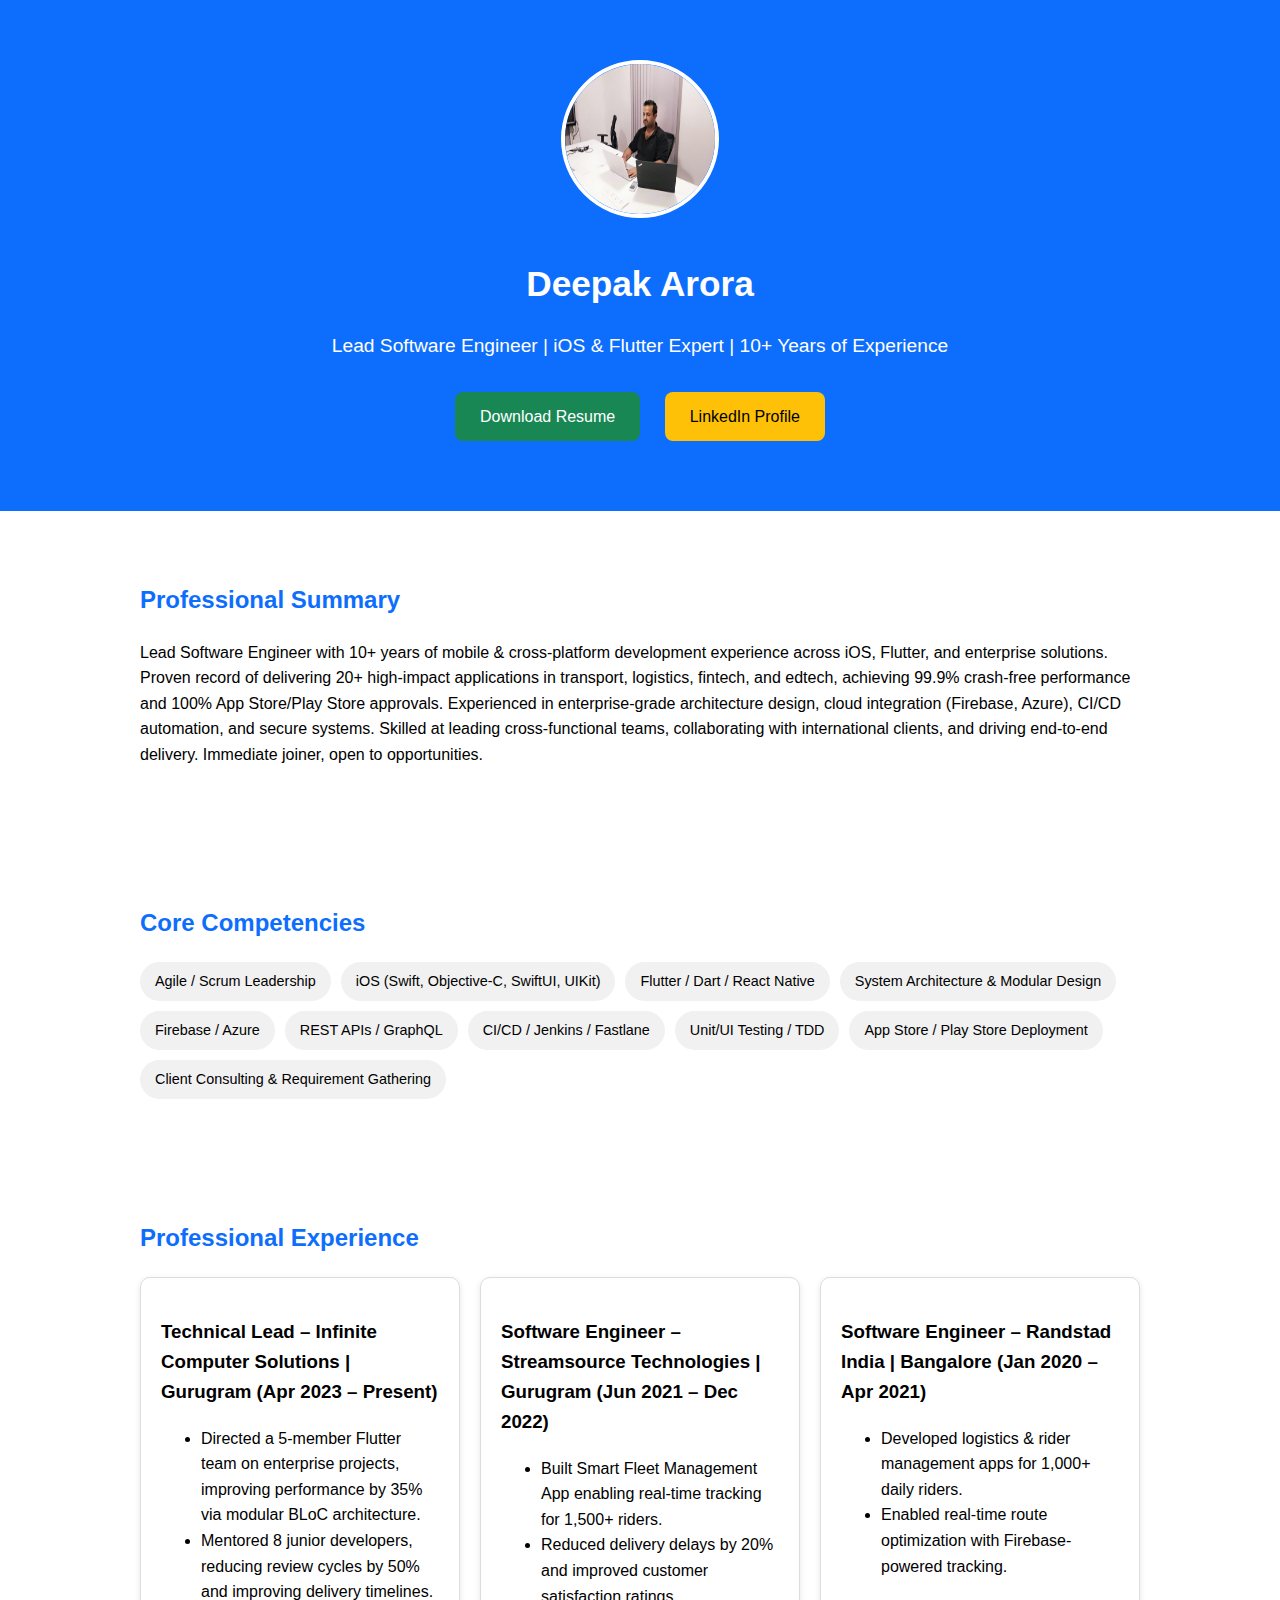
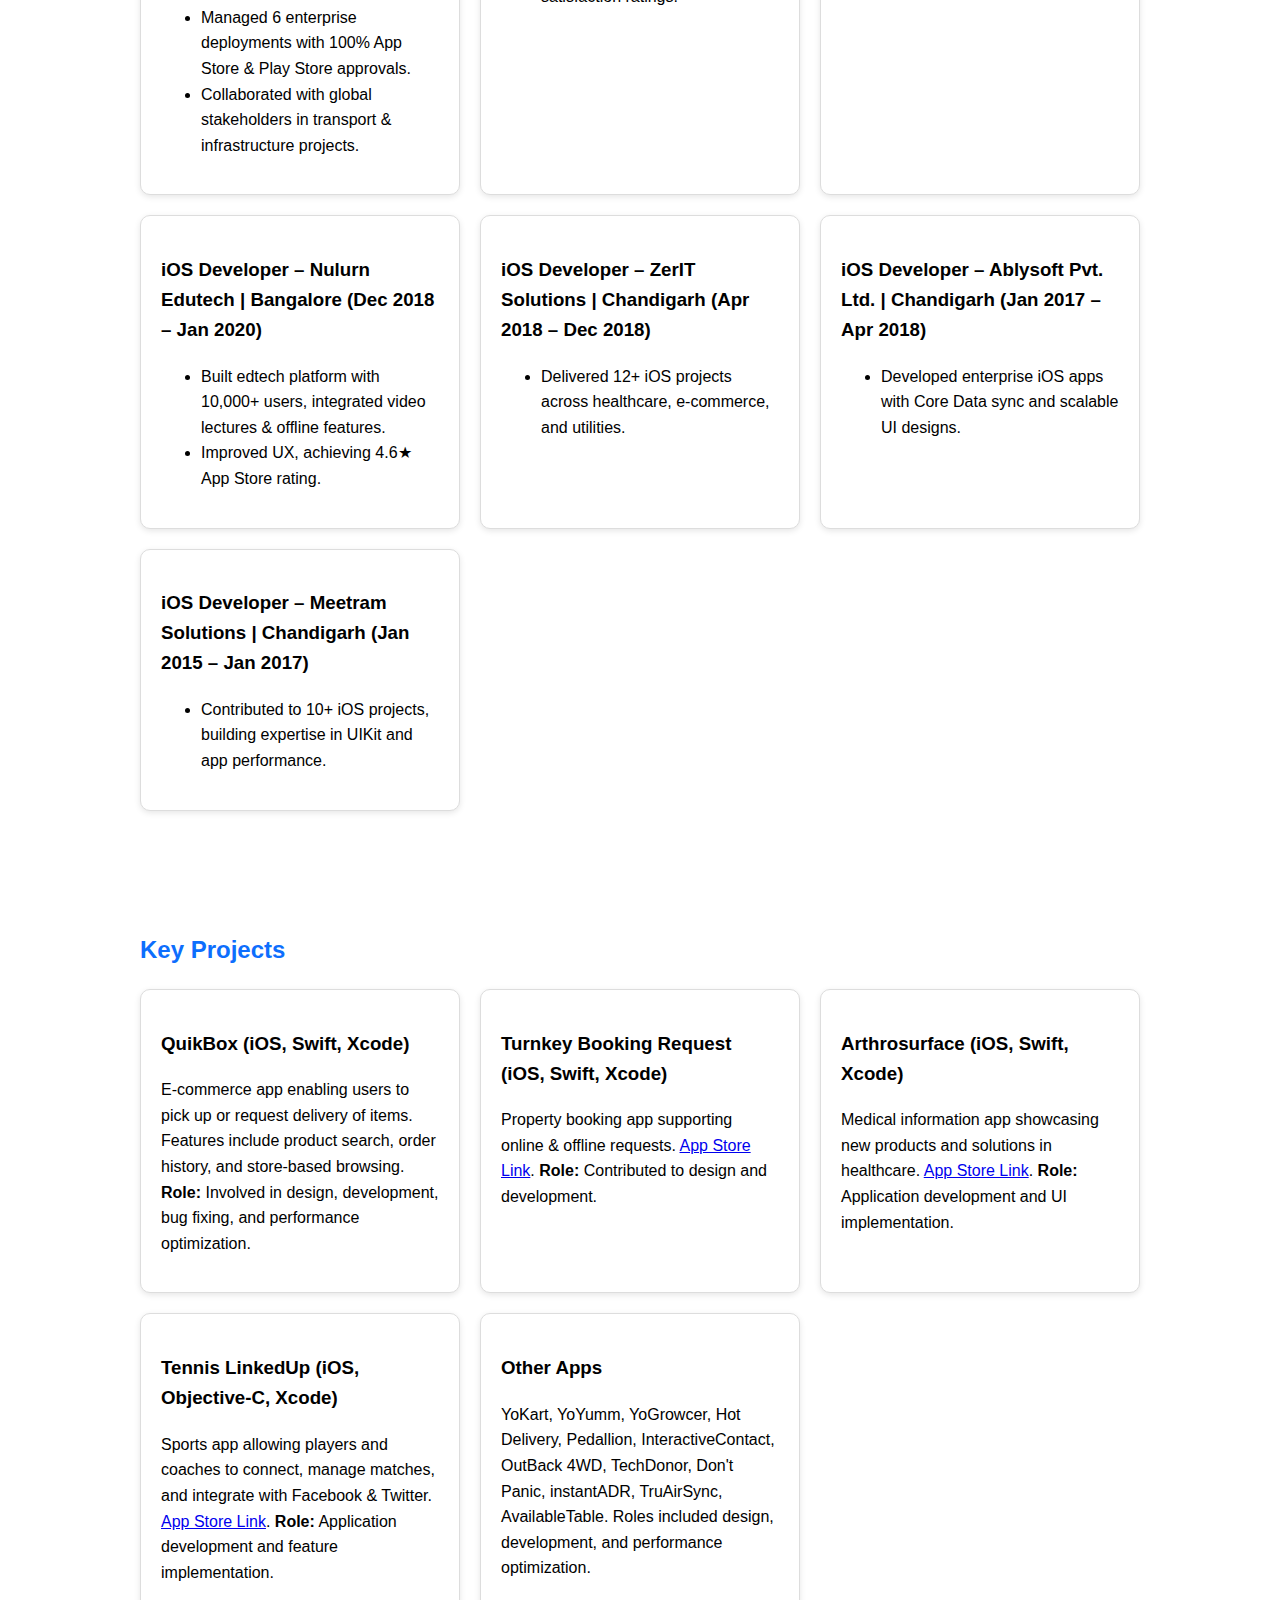
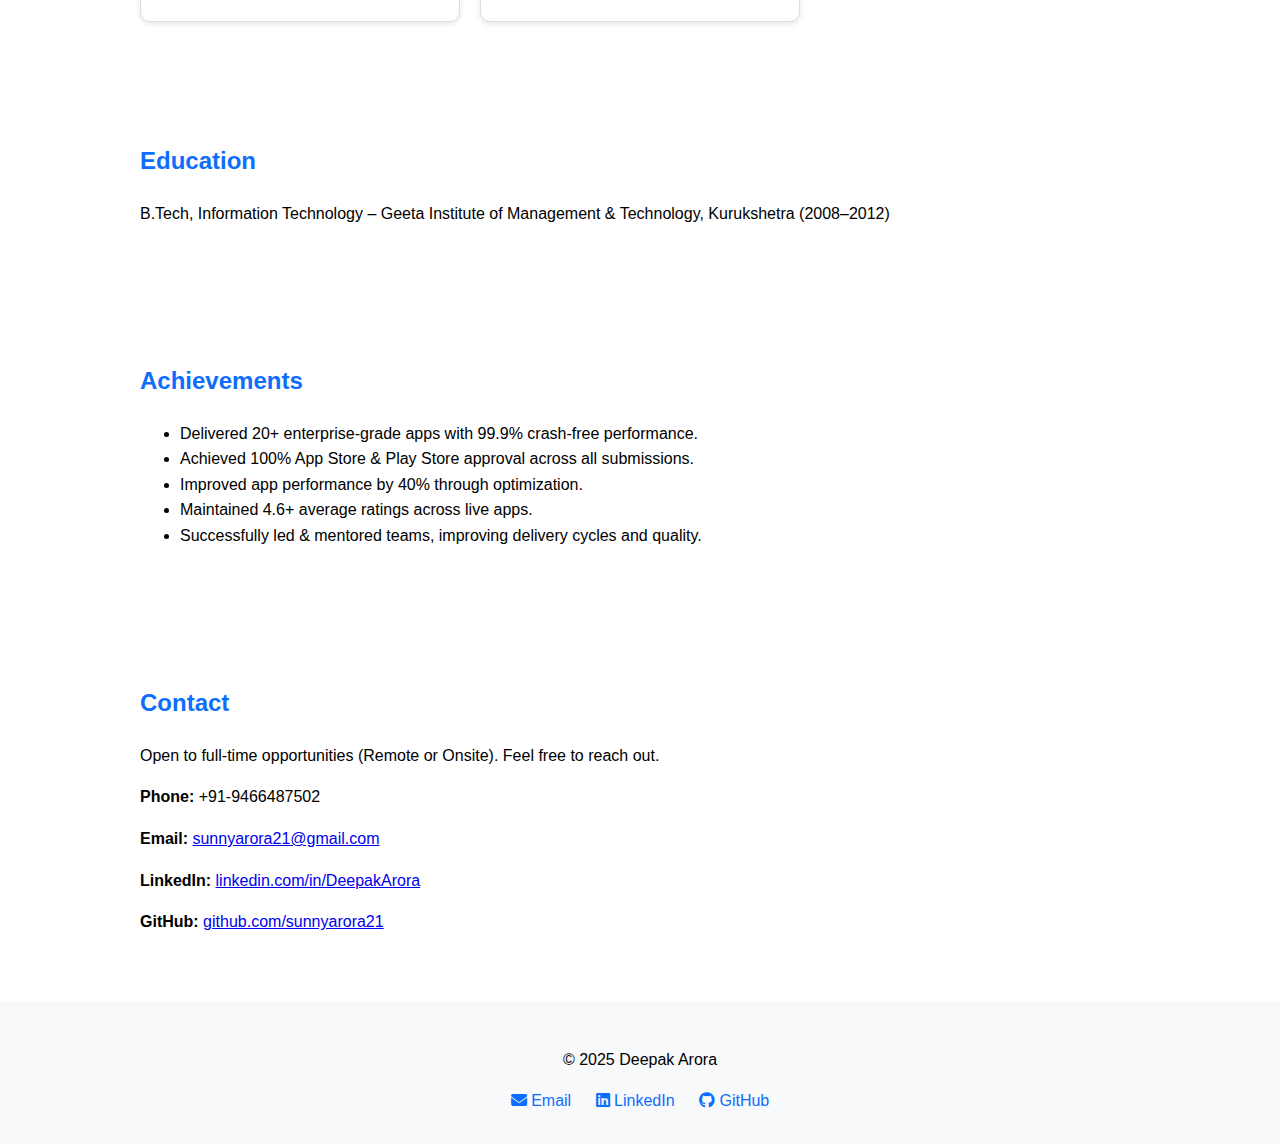
<file: index.html>
<!DOCTYPE html>
<html lang="en">
<head>
  <meta charset="UTF-8">
  <meta name="viewport" content="width=device-width, initial-scale=1.0">
  <meta name="description" content="Deepak Arora – Lead Software Engineer | iOS & Flutter Expert | 10+ Years Experience in enterprise mobile solutions, fintech, transport & edtech.">
  <title>Deepak Arora | Lead Software Engineer</title>
  <link rel="stylesheet" href="https://cdnjs.cloudflare.com/ajax/libs/font-awesome/6.4.0/css/all.min.css">
  <style>
    body {font-family: Arial, sans-serif; margin:0; padding:0; line-height:1.6;}
    header {background:#0d6efd; color:#fff; padding:60px 20px; text-align:center;}
    header img {width:150px; height:150px; border-radius:50%; border:4px solid #fff; margin-bottom:20px;}
    header h1 {margin:10px 0; font-size:2.2rem;}
    header p {font-size:1.2rem; margin-bottom:20px;}
    .btn {display:inline-block; margin:10px; padding:12px 25px; border-radius:8px; text-decoration:none; color:#fff; background:#198754;}
    .btn.secondary {background:#ffc107; color:#000;}
    section {padding:50px 20px; max-width:1000px; margin:auto;}
    h2 {margin-bottom:20px; color:#0d6efd;}
    .projects, .skills, .experience, .testimonials {display:grid; grid-template-columns:repeat(auto-fit,minmax(280px,1fr)); gap:20px;}
    .card {border:1px solid #ddd; border-radius:10px; padding:20px; background:#fff; box-shadow:0 2px 6px rgba(0,0,0,0.1);}
    .skills-list {display:flex; flex-wrap:wrap; gap:10px;}
    .skills-list span {background:#f1f1f1; padding:8px 15px; border-radius:20px; font-size:0.9rem;}
    footer {background:#f8f9fa; padding:30px; text-align:center;}
    footer a {margin:0 10px; color:#0d6efd; text-decoration:none;}
  </style>
</head>
<body>
  <!-- Hero Section -->
  <header>
    <img src="./images/DeepakPic.jpg" alt="Deepak Arora">
    <h1>Deepak Arora</h1>
    <p>Lead Software Engineer | iOS & Flutter Expert | 10+ Years of Experience</p>
    <a href="Resume/DeepakResume.pdf" 
   class="btn" 
   onclick="return confirmDownload()">Download Resume</a>
    <a href="https://www.linkedin.com/in/deepak-arora-2106/" class="btn secondary" target="_blank">LinkedIn Profile</a>
  </header>

  <!-- Professional Summary -->
  <section id="summary">
    <h2>Professional Summary</h2>
    <p>Lead Software Engineer with 10+ years of mobile & cross-platform development experience across iOS, Flutter, and enterprise solutions. Proven record of delivering 20+ high-impact applications in transport, logistics, fintech, and edtech, achieving 99.9% crash-free performance and 100% App Store/Play Store approvals. Experienced in enterprise-grade architecture design, cloud integration (Firebase, Azure), CI/CD automation, and secure systems. Skilled at leading cross-functional teams, collaborating with international clients, and driving end-to-end delivery. Immediate joiner, open to opportunities.</p>
  </section>

  <!-- Core Competencies -->
  <section id="skills">
    <h2>Core Competencies</h2>
    <div class="skills-list">
      <span>Agile / Scrum Leadership</span>
      <span>iOS (Swift, Objective-C, SwiftUI, UIKit)</span>
      <span>Flutter / Dart / React Native</span>
      <span>System Architecture & Modular Design</span>
      <span>Firebase / Azure</span>
      <span>REST APIs / GraphQL</span>
      <span>CI/CD / Jenkins / Fastlane</span>
      <span>Unit/UI Testing / TDD</span>
      <span>App Store / Play Store Deployment</span>
      <span>Client Consulting & Requirement Gathering</span>
    </div>
  </section>

  <!-- Professional Experience -->
  <section id="experience">
    <h2>Professional Experience</h2>
    <div class="experience">
      <div class="card">
        <h3>Technical Lead – Infinite Computer Solutions | Gurugram (Apr 2023 – Present)</h3>
        <ul>
          <li>Directed a 5-member Flutter team on enterprise projects, improving performance by 35% via modular BLoC architecture.</li>
          <li>Mentored 8 junior developers, reducing review cycles by 50% and improving delivery timelines.</li>
          <li>Managed 6 enterprise deployments with 100% App Store & Play Store approvals.</li>
          <li>Collaborated with global stakeholders in transport & infrastructure projects.</li>
        </ul>
      </div>
      <div class="card">
        <h3>Software Engineer – Streamsource Technologies | Gurugram (Jun 2021 – Dec 2022)</h3>
        <ul>
          <li>Built Smart Fleet Management App enabling real-time tracking for 1,500+ riders.</li>
          <li>Reduced delivery delays by 20% and improved customer satisfaction ratings.</li>
        </ul>
      </div>
      <div class="card">
        <h3>Software Engineer – Randstad India | Bangalore (Jan 2020 – Apr 2021)</h3>
        <ul>
          <li>Developed logistics & rider management apps for 1,000+ daily riders.</li>
          <li>Enabled real-time route optimization with Firebase-powered tracking.</li>
        </ul>
      </div>
      <div class="card">
        <h3>iOS Developer – Nulurn Edutech | Bangalore (Dec 2018 – Jan 2020)</h3>
        <ul>
          <li>Built edtech platform with 10,000+ users, integrated video lectures & offline features.</li>
          <li>Improved UX, achieving 4.6★ App Store rating.</li>
        </ul>
      </div>
      <div class="card">
        <h3>iOS Developer – ZerIT Solutions | Chandigarh (Apr 2018 – Dec 2018)</h3>
        <ul>
          <li>Delivered 12+ iOS projects across healthcare, e-commerce, and utilities.</li>
        </ul>
      </div>
      <div class="card">
        <h3>iOS Developer – Ablysoft Pvt. Ltd. | Chandigarh (Jan 2017 – Apr 2018)</h3>
        <ul>
          <li>Developed enterprise iOS apps with Core Data sync and scalable UI designs.</li>
        </ul>
      </div>
      <div class="card">
        <h3>iOS Developer – Meetram Solutions | Chandigarh (Jan 2015 – Jan 2017)</h3>
        <ul>
          <li>Contributed to 10+ iOS projects, building expertise in UIKit and app performance.</li>
        </ul>
      </div>
    </div>
  </section>

  <!-- Key Projects -->
  <section id="projects">
    <h2>Key Projects</h2>
    <div class="projects">
      <div class="card">
        <h3>QuikBox (iOS, Swift, Xcode)</h3>
        <p>E-commerce app enabling users to pick up or request delivery of items. Features include product search, order history, and store-based browsing. <strong>Role:</strong> Involved in design, development, bug fixing, and performance optimization.</p>
      </div>
      <div class="card">
        <h3>Turnkey Booking Request (iOS, Swift, Xcode)</h3>
        <p>Property booking app supporting online & offline requests. <a href="https://apps.apple.com/us/app/hot-delivery/id1476368301" target="_blank">App Store Link</a>. <strong>Role:</strong> Contributed to design and development.</p>
      </div>
      <div class="card">
        <h3>Arthrosurface (iOS, Swift, Xcode)</h3>
        <p>Medical information app showcasing new products and solutions in healthcare. <a href="https://itunes.apple.com/us/app/event-paparazzi-host/id1058706163?mt=8" target="_blank">App Store Link</a>. <strong>Role:</strong> Application development and UI implementation.</p>
      </div>
      <div class="card">
        <h3>Tennis LinkedUp (iOS, Objective-C, Xcode)</h3>
        <p>Sports app allowing players and coaches to connect, manage matches, and integrate with Facebook & Twitter. <a href="https://itunes.apple.com/in/app/tennis-linkedup/id954912843?mt=8" target="_blank">App Store Link</a>. <strong>Role:</strong> Application development and feature implementation.</p>
      </div>
      <div class="card">
        <h3>Other Apps</h3>
        <p>YoKart, YoYumm, YoGrowcer, Hot Delivery, Pedallion, InteractiveContact, OutBack 4WD, TechDonor, Don't Panic, instantADR, TruAirSync, AvailableTable. Roles included design, development, and performance optimization.</p>
      </div>
    </div>
  </section>

  <!-- Education -->
  <section id="education">
    <h2>Education</h2>
    <p>B.Tech, Information Technology – Geeta Institute of Management & Technology, Kurukshetra (2008–2012)</p>
  </section>

  <!-- Achievements -->
  <section id="achievements">
    <h2>Achievements</h2>
    <ul>
      <li>Delivered 20+ enterprise-grade apps with 99.9% crash-free performance.</li>
      <li>Achieved 100% App Store & Play Store approval across all submissions.</li>
      <li>Improved app performance by 40% through optimization.</li>
      <li>Maintained 4.6+ average ratings across live apps.</li>
      <li>Successfully led & mentored teams, improving delivery cycles and quality.</li>
    </ul>
  </section>

  <!-- Contact -->
  <section id="contact">
    <h2>Contact</h2>
    <p>Open to full-time opportunities (Remote or Onsite). Feel free to reach out.</p>
    <p><strong>Phone:</strong> +91-9466487502</p>
    <p><strong>Email:</strong> <a href="mailto:sunnyarora21@gmail.com">sunnyarora21@gmail.com</a></p>
    <p><strong>LinkedIn:</strong> <a href="https://www.linkedin.com/in/deepak-arora-2106/" target="_blank">linkedin.com/in/DeepakArora</a></p>
    <p><strong>GitHub:</strong> <a href="https://github.com/sunnyarora21" target="_blank">github.com/sunnyarora21</a></p>
  </section>

  <!-- Footer -->
  <footer>
    <p>© 2025 Deepak Arora</p>
    <a href="mailto:sunnyarora21@gmail.com"><i class="fa-solid fa-envelope"></i> Email</a>
    <a href="https://www.linkedin.com/in/deepak-arora-2106/" target="_blank"><i class="fa-brands fa-linkedin"></i> LinkedIn</a>
    <a href="https://github.com/sunnyarora21" target="_blank"><i class="fa-brands fa-github"></i> GitHub</a>
  </footer>
  <script>
  function confirmDownload() {
    if (confirm('Do you want to download Deepak Arora\'s Resume?')) {
      // Trigger download
      const link = document.createElement('a');
      link.href = 'Resume/DeepakResume.pdf';  // Path to your resume
      link.download = 'Deepak_Arora_Resume.pdf'; // The downloaded file name
      document.body.appendChild(link);
      link.click();
      document.body.removeChild(link);
    }
    return false; // Prevent default <a> navigation
  }
</script>
</body>
</html>
</file>
